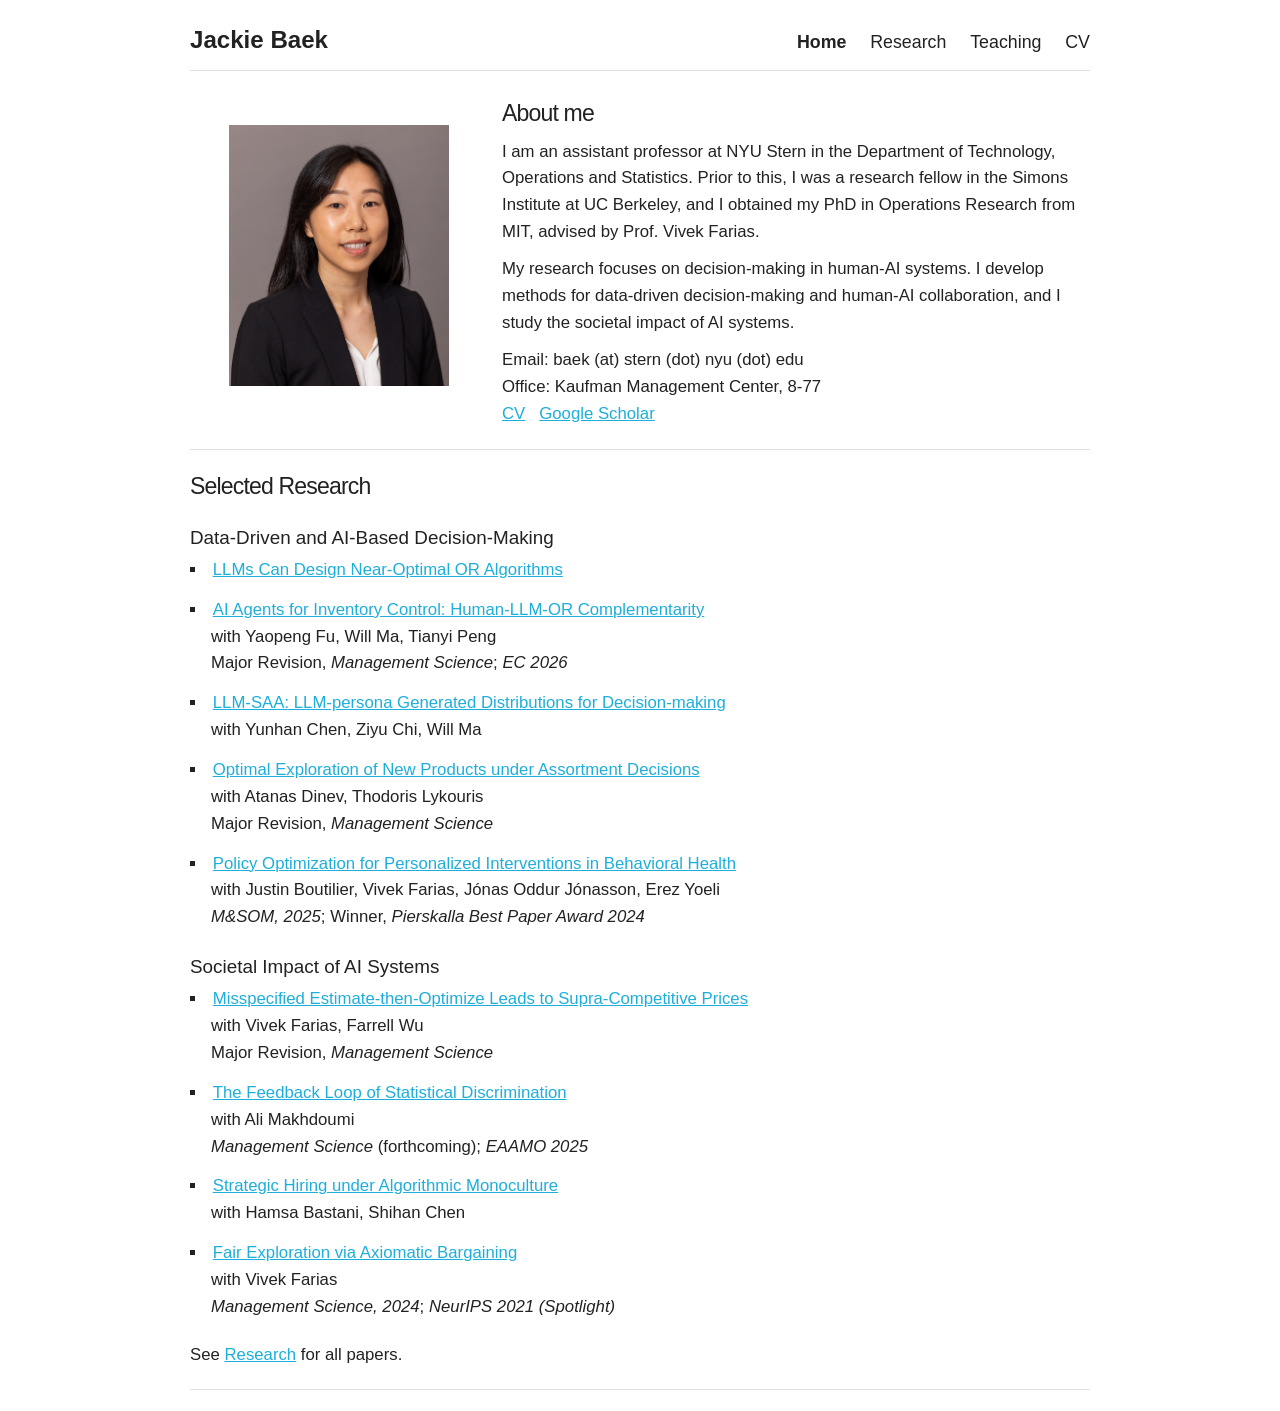
<file: index.html>
<!DOCTYPE html>
<html lang="en">
<head>

<!-- Google tag (gtag.js) -->
<script async src="https://www.googletagmanager.com/gtag/js?id=G-JCWWLEYW8F"></script>
<script>
  window.dataLayer = window.dataLayer || [];
  function gtag(){dataLayer.push(arguments);}
  gtag('js', new Date());

  gtag('config', 'G-JCWWLEYW8F');
</script>

  <!-- Basic Page Needs
  –––––––––––––––––––––––––––––––––––––––––––––––––– -->
  <meta charset="utf-8">
  <title>Jackie Baek</title>
  <meta name="description" content="">
  <meta name="author" content="">

  <!-- Mobile Specific Metas
  –––––––––––––––––––––––––––––––––––––––––––––––––– -->
  <meta name="viewport" content="width=device-width, initial-scale=1">

  <!-- FONT
  –––––––––––––––––––––––––––––––––––––––––––––––––– -->
  <link href='https://fonts.googleapis.com/css?family=Open+Sans' rel='stylesheet' type='text/css'>

  <!-- CSS
  –––––––––––––––––––––––––––––––––––––––––––––––––– -->
  <link rel="stylesheet" href="normalize.css">
  <link rel="stylesheet" href="skeleton.css">

  <style>
    .topnav { margin-top: 2rem; font-size: 1.7rem; display: flex; align-items: baseline; justify-content: space-between; }
    .topnav .brand { color: #222; text-decoration: none; font-size: 2.3rem; font-weight: 600; }
    .topnav .navlinks a { color: #222; text-decoration: none; margin-left: 1.8rem; }
    .topnav .navlinks a:hover { text-decoration: underline; }
    .topnav .navlinks a.active { font-weight: 600; }
    .topnav-rule { margin: 1rem 0 0 0; }
    .theme { font-size: 1.8rem; font-weight: 400; margin-bottom: 0.4rem; }
    .theme-desc { color: #777; font-size: 1.5rem; margin: 0 0 0.8rem 0; }
    .eight.columns p { margin-bottom: 1rem; }
  </style>

</head>
<body>

  <!-- Primary Page Layout
  –––––––––––––––––––––––––––––––––––––––––––––––––– -->
  <div class="container">

    <div class="topnav">
        <a href="index.html" class="brand">Jackie Baek</a>
        <div class="navlinks">
            <a href="index.html" class="active">Home</a>
            <a href="publications.html">Research</a>
            <a href="teaching.html">Teaching</a>
            <a href="CV/baek_cv.pdf">CV</a>
        </div>
    </div>

    <hr class="topnav-rule">

    <div class="row" style="margin-top: 3%">
        <div class="four columns" style="margin-top: 3%">
            <img src="profile.jpg" width="80%" style="margin-left: 14%;">
        </div>
        <div class="eight columns">
            <h4 style="font-size: 2.2rem; font-weight: 400; margin-bottom: 0.9rem;">About me</h4>
                <p>
    I am an assistant professor at NYU Stern in the
    <a class="hidelink" href="https://www.stern.nyu.edu/experience-stern/about/departments-centers-initiatives/academic-departments/ioms-dept">Department of Technology, Operations and Statistics</a>.
    Prior to this, I was a research fellow in the <a class='hidelink' href="https://simons.berkeley.edu/">Simons Institute at UC Berkeley</a>, and
    I obtained my PhD in <a class="hidelink" href="https://orc.mit.edu/">Operations Research from MIT</a>, advised by <a class="hidelink" href="http://web.mit.edu/vivekf/www/">Prof. Vivek Farias</a>.
  </p>
  <p>
My research focuses on decision-making in human-AI systems.
I develop methods for data-driven decision-making and human-AI collaboration, and I study the societal impact of AI systems.
                </p>
<b style="font-weight: 400">Email</b>: baek (at) stern (dot) nyu (dot) edu <br>
<b style="font-weight: 400">Office</b>: Kaufman Management Center, 8-77 <br>
<a href="CV/baek_cv.pdf">CV</a>
&nbsp;
<a href="https://scholar.google.com/citations?user=Zjz3ZpMAAAAJ&hl">Google Scholar</a>

        </div>
    </div>
          <hr>
          <h4 style="font-size: 2.2rem; font-weight: 400;"> Selected Research </h4>
          <h6 class="theme"> Data-Driven and AI-Based Decision-Making </h6>
    <ul>
            <li>
                <a href="https://arxiv.org/abs/2608.27296">LLMs Can Design Near-Optimal OR Algorithms</a>
            </li>
            <li>
                <a href="https://arxiv.org/abs/2602.12631">AI Agents for Inventory Control: Human-LLM-OR Complementarity</a>
                <dd>with Yaopeng Fu, Will Ma, Tianyi Peng</dd>
                <dd>Major Revision, <em>Management Science</em>; <em>EC 2026</em></dd>
            </li>
            <li>
                <a href="https://arxiv.org/abs/2602.06357">LLM-SAA: LLM-persona Generated Distributions for Decision-making</a>
                <dd>with Yunhan Chen, Ziyu Chi, Will Ma</dd>
            </li>
            <li>
                <a href="https://arxiv.org/abs/2604.18800">Optimal Exploration of New Products under Assortment Decisions</a>
                <dd>with Atanas Dinev, Thodoris Lykouris</dd>
                <dd>Major Revision, <em>Management Science</em></dd>
            </li>
            <li>
                <a href="https://pubsonline.informs.org/doi/full/10.1287/msom.2023.0548">Policy Optimization for Personalized Interventions in Behavioral Health</a>
                <dd>with Justin Boutilier, Vivek Farias, Jónas Oddur Jónasson, Erez Yoeli</dd>
                <dd><em>M&amp;SOM, 2025</em>; Winner, <em>Pierskalla Best Paper Award 2024</em></dd>
            </li>
    </ul>


          <h6 class="theme"> Societal Impact of AI Systems </h6>
    <ul>
            <li>
                <a href="https://arxiv.org/abs/2605.16064">Misspecified Estimate-then-Optimize Leads to Supra-Competitive Prices</a>
                <dd>with Vivek Farias, Farrell Wu</dd>
                <dd>Major Revision, <em>Management Science</em></dd>
            </li>

            <li>
                <a href="https://papers.ssrn.com/sol3/papers.cfm?abstract_id=4658797">The Feedback Loop of Statistical Discrimination</a>
                <dd>with Ali Makhdoumi</dd>
                <dd><em>Management Science</em> (forthcoming); <em>EAAMO 2025</em></dd>
            </li>
            <li>
                <a href="https://arxiv.org/abs/2502.20063">Strategic Hiring under Algorithmic Monoculture </a>
                <dd>with Hamsa Bastani, Shihan Chen</dd>
            </li>
            <li>
                <a href="https://pubsonline.informs.org/doi/abs/10.1287/mnsc.2022.01985">Fair Exploration via Axiomatic Bargaining</a>
                <dd>with Vivek Farias</dd>
                <dd><em>Management Science, 2024</em>; <em>NeurIPS 2021 (Spotlight)</em></dd>
            </li>


    </ul>

          <p style="margin-top: 1.5rem;">See <a href="publications.html">Research</a> for all papers.</p>

    <hr>

  </div>

<!-- End Document
  –––––––––––––––––––––––––––––––––––––––––––––––––– -->
</body>
</html>
</file>
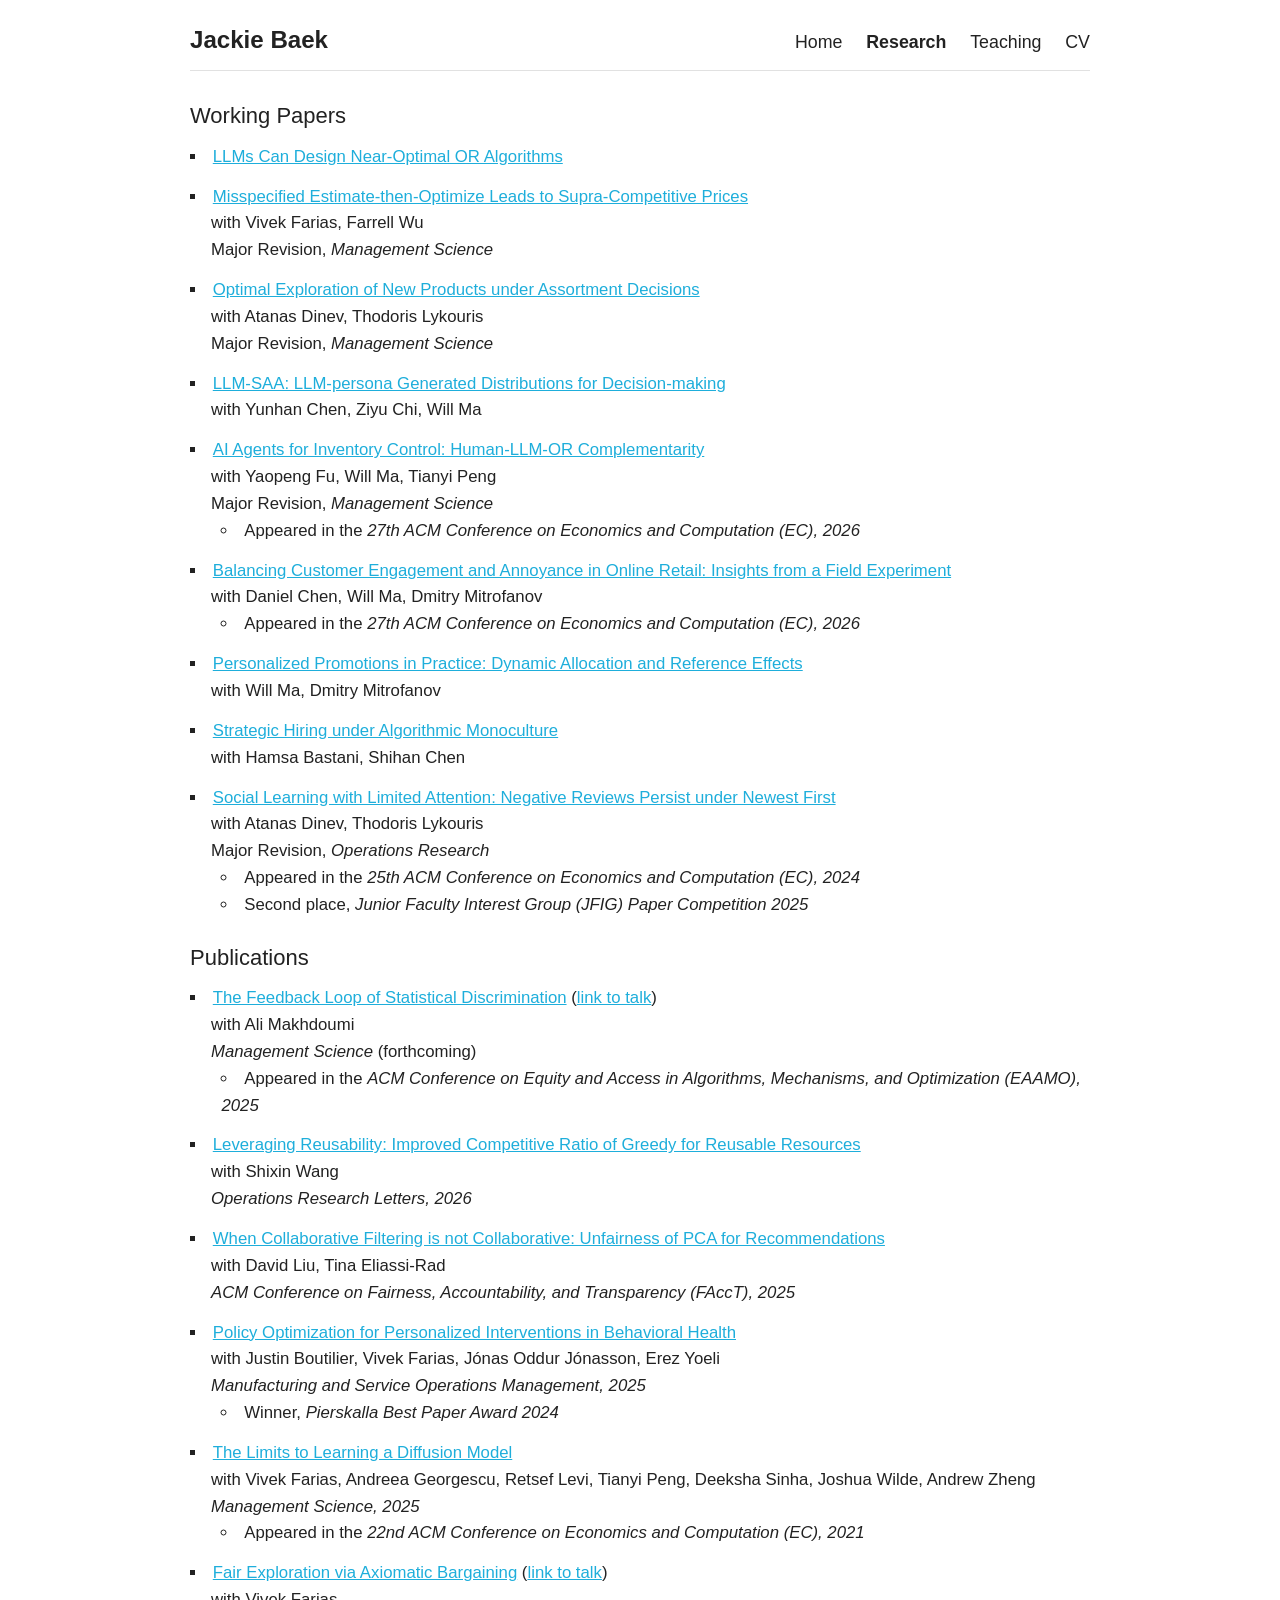
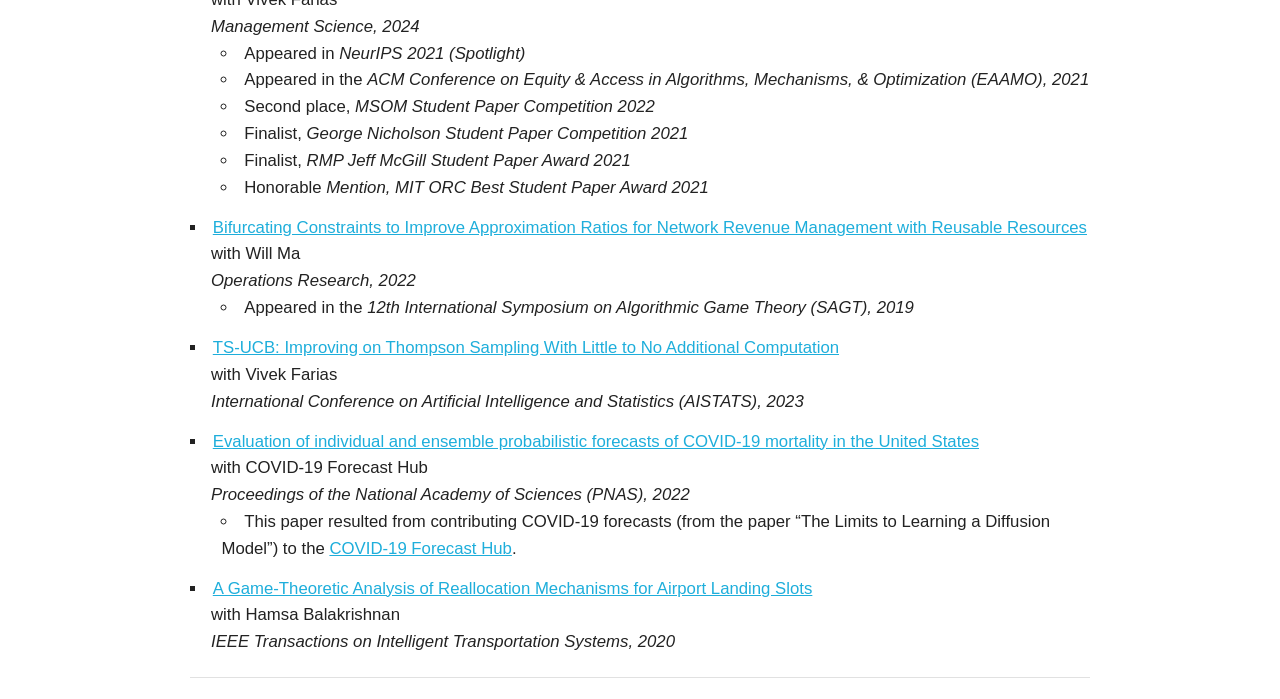
<file: publications.html>
<!DOCTYPE html>
<html lang="en">
<head>

<!-- Google tag (gtag.js) -->
<script async src="https://www.googletagmanager.com/gtag/js?id=G-JCWWLEYW8F"></script>
<script>
  window.dataLayer = window.dataLayer || [];
  function gtag(){dataLayer.push(arguments);}
  gtag('js', new Date());

  gtag('config', 'G-JCWWLEYW8F');
</script>

  <!-- Basic Page Needs
  –––––––––––––––––––––––––––––––––––––––––––––––––– -->
  <meta charset="utf-8">
  <title>Jackie Baek — Research</title>
  <meta name="description" content="">
  <meta name="author" content="">

  <!-- Mobile Specific Metas
  –––––––––––––––––––––––––––––––––––––––––––––––––– -->
  <meta name="viewport" content="width=device-width, initial-scale=1">

  <!-- FONT
  –––––––––––––––––––––––––––––––––––––––––––––––––– -->
  <link href='https://fonts.googleapis.com/css?family=Open+Sans' rel='stylesheet' type='text/css'>

  <!-- CSS
  –––––––––––––––––––––––––––––––––––––––––––––––––– -->
  <link rel="stylesheet" href="normalize.css">
  <link rel="stylesheet" href="skeleton.css">

  <style>
    .topnav { margin-top: 2rem; font-size: 1.7rem; display: flex; align-items: baseline; justify-content: space-between; }
    .topnav .brand { color: #222; text-decoration: none; font-size: 2.3rem; font-weight: 600; }
    .topnav .navlinks a { color: #222; text-decoration: none; margin-left: 1.8rem; }
    .topnav .navlinks a:hover { text-decoration: underline; }
    .topnav .navlinks a.active { font-weight: 600; }
    .topnav-rule { margin: 1rem 0 0 0; }
  </style>

</head>
<body>

  <!-- Primary Page Layout
  –––––––––––––––––––––––––––––––––––––––––––––––––– -->
  <div class="container">

    <div class="topnav">
        <a href="index.html" class="brand">Jackie Baek</a>
        <div class="navlinks">
            <a href="index.html">Home</a>
            <a href="publications.html" class="active">Research</a>
            <a href="teaching.html">Teaching</a>
            <a href="CV/baek_cv.pdf">CV</a>
        </div>
    </div>

    <hr class="topnav-rule">

          <h6  style="font-size: 22px; font-weight: 400; margin-top: 3%"> Working Papers </h6>
    <ul>

            <li>
                <a href="https://arxiv.org/abs/2608.27296">LLMs Can Design Near-Optimal OR Algorithms</a>
            </li>

            <li>
                <a href="https://arxiv.org/abs/2605.16064">Misspecified Estimate-then-Optimize Leads to
Supra-Competitive Prices</a>
                <dd>with Vivek Farias, Farrell Wu</dd>
                <dd>Major Revision, <em>Management Science</em></dd>
            </li>


            <li>
                <a href="https://arxiv.org/abs/2604.18800">Optimal Exploration of New Products under Assortment Decisions</a>
                <dd>with Atanas Dinev, Thodoris Lykouris</dd>
                <dd>Major Revision, <em>Management Science</em></dd>
            </li>



            <li>
                <a href="https://arxiv.org/abs/2602.06357">LLM-SAA: LLM-persona Generated Distributions for Decision-making</a>
                <dd>with Yunhan Chen, Ziyu Chi, Will Ma</dd>
            </li>

            <li>
                <a href="https://arxiv.org/abs/2602.12631">AI Agents for Inventory Control: Human-LLM-OR Complementarity</a>
                <dd>with Yaopeng Fu, Will Ma, Tianyi Peng</dd>
                <dd>Major Revision, <em>Management Science</em></dd>
                <ul>
                    <li class='sub'> Appeared in the <em>27th ACM Conference on Economics and Computation (EC), 2026</em></li>
                </ul>
            </li>

            <li>
                <a href="https://papers.ssrn.com/sol3/papers.cfm?abstract_id=6165626">Balancing Customer Engagement and Annoyance in Online Retail: Insights from a Field Experiment</a>
                <dd>with Daniel Chen, Will Ma, Dmitry Mitrofanov</dd>
                <ul>
                    <li class='sub'> Appeared in the <em>27th ACM Conference on Economics and Computation (EC), 2026</em></li>
                </ul>
            </li>

            <li>
                <a href="https://arxiv.org/abs/2512.23781">Personalized Promotions in Practice: Dynamic Allocation and Reference Effects</a>
                <dd>with Will Ma, Dmitry Mitrofanov</dd>
            </li>


            <li>
                <a href="https://arxiv.org/abs/2502.20063">Strategic Hiring under Algorithmic Monoculture </a>
                <dd>with Hamsa Bastani, Shihan Chen</dd>
            </li>

            <li>
                <a href="https://arxiv.org/abs/2406.06929">Social Learning with Limited Attention: Negative Reviews Persist under Newest First</a>
                <dd>with Atanas Dinev, Thodoris Lykouris</dd>
                <dd>Major Revision, <em>Operations Research</em></dd>
                <ul>
                    <!-- <li class='sub'> Accepted to <em>EC 2024</em></li> -->
                    <li class='sub'> Appeared in the <em>25th ACM Conference on Economics and Computation (EC), 2024</em></li>
                    <li class='sub'> Second place, <em>Junior Faculty Interest Group (JFIG) Paper Competition 2025</em></li>
                </ul>
            </li>


    </ul>

          <h6  style="font-size: 22px; font-weight: 400"> Publications </h6>
    <ul>

            <li>
                <a href="https://papers.ssrn.com/sol3/papers.cfm?abstract_id=4658797">The Feedback Loop of Statistical Discrimination</a>
                (<a href="https://www.birs.ca/events/2025/5-day-workshops/25w5464/videos/watch/202503061032-Baek.html">link to talk</a>)
                <dd>with Ali Makhdoumi</dd>
                <dd><em>Management Science</em> (forthcoming)</dd>
                <ul>
                    <li class='sub'>Appeared in the <em>ACM Conference on Equity and Access in Algorithms, Mechanisms, and Optimization (EAAMO), 2025</em></li>
                </ul>
            </li>

            <li>
                <a href="https://www.sciencedirect.com/science/article/pii/S0167637726000775">Leveraging Reusability: Improved Competitive Ratio of Greedy for Reusable Resources</a>
                <dd>with Shixin Wang</dd>
                <dd><em>Operations Research Letters, 2026</em></dd>
            </li>


            <li>
                <a href="https://dl.acm.org/doi/10.1145/3715275.3732190">When Collaborative Filtering is not Collaborative: Unfairness of PCA for Recommendations</a>
                <dd>with David Liu, Tina Eliassi-Rad</dd>
                <dd><em>ACM Conference on Fairness, Accountability, and Transparency (FAccT), 2025</em></dd>
            </li>



            <li>
                <a href="https://pubsonline.informs.org/doi/full/10.1287/msom.2023.0548">Policy Optimization for Personalized Interventions in Behavioral Health</a>
                <dd>with Justin Boutilier, Vivek Farias, Jónas Oddur Jónasson, Erez Yoeli</dd>
                <dd><em> Manufacturing and Service Operations Management, 2025</em></dd>
                <ul>
                    <li class='sub'> Winner, <em>Pierskalla Best Paper Award 2024</em></li>
                </ul>
            </li>

            <li>
                <a href="https://pubsonline.informs.org/doi/full/10.1287/mnsc.2022.02953">The Limits to Learning a Diffusion Model</a>
                <dd>with Vivek Farias, Andreea Georgescu, Retsef Levi, Tianyi Peng, Deeksha Sinha, Joshua Wilde, Andrew Zheng</dd>
                <dd><em>Management Science, 2025</em></dd>
                <ul>
                    <li class='sub'> Appeared in the <em>22nd ACM Conference on Economics and Computation (EC), 2021</em></li>
                </ul>

            </li>
            <li>
                <a href="https://pubsonline.informs.org/doi/abs/10.1287/mnsc.2022.01985">Fair Exploration via Axiomatic Bargaining</a> (<a href="https://www.youtube.com/watch?v=iFa1ZMppth8">link to talk</a>)
                <dd>with Vivek Farias</dd>
                <dd><em>Management Science, 2024</em></dd>

      <ul>
        <li class='sub'> Appeared in <em>NeurIPS 2021 (Spotlight)</em> </li>
        <li class='sub'> Appeared in the <em>ACM Conference on Equity & Access in Algorithms, Mechanisms, & Optimization (EAAMO), 2021</em></li>
        <li class='sub'> Second place, <em>MSOM Student Paper Competition 2022</em> </li>
        <li class='sub'> Finalist, <em>George Nicholson Student Paper Competition 2021</em> </li>
        <li class='sub'> Finalist, <em>RMP Jeff McGill Student Paper Award 2021</em> </li>
        <li class='sub'> Honorable <em>Mention, MIT ORC Best Student Paper Award 2021</em> </li>
      </ul>
            </li>


            <li>
                <a href="https://pubsonline.informs.org/doi/abs/10.1287/opre.2022.2282">Bifurcating Constraints to Improve Approximation Ratios for Network Revenue Management with Reusable Resources </a>
                <dd>with Will Ma</dd>
                <dd><em>Operations Research, 2022</em></dd>
                <ul>
                    <li class='sub'>Appeared in the <em>12th International Symposium on Algorithmic Game Theory (SAGT), 2019</em></li>
                </ul>

            </li>

            <li>
                <a href="https://proceedings.mlr.press/v206/baek23a.html">TS-UCB: Improving on Thompson Sampling With Little to No Additional Computation</a>
                <dd>with Vivek Farias</dd>
                <dd><em>International Conference on Artificial Intelligence and Statistics (AISTATS), 2023</em></dd>
            </li>



            <li>
              <a href="https://www.pnas.org/doi/10.1073/pnas.2113561119">Evaluation of individual and ensemble probabilistic forecasts of COVID-19 mortality in the United States</a>
              <dd>with COVID-19 Forecast Hub</dd>
                <dd><em> Proceedings of the National Academy of Sciences (PNAS), 2022</em></dd>
      <ul>
  <li class='sub'>This paper resulted from contributing COVID-19 forecasts (from the paper “The Limits to Learning a Diffusion Model”) to the <a href="https://covid19forecasthub.org/">COVID-19 Forecast Hub</a>.</li>
      </ul>
            </li>

            <li>
                <a href="https://ieeexplore.ieee.org/abstract/document/8835079">A Game-Theoretic Analysis of Reallocation Mechanisms for Airport Landing Slots</a>
                <dd>with Hamsa Balakrishnan</dd>
                <dd><em>IEEE Transactions on Intelligent Transportation Systems, 2020</em></dd>
            </li>
    </ul>

    <hr>


  </div>

<!-- End Document
  –––––––––––––––––––––––––––––––––––––––––––––––––– -->
</body>
</html>
</file>
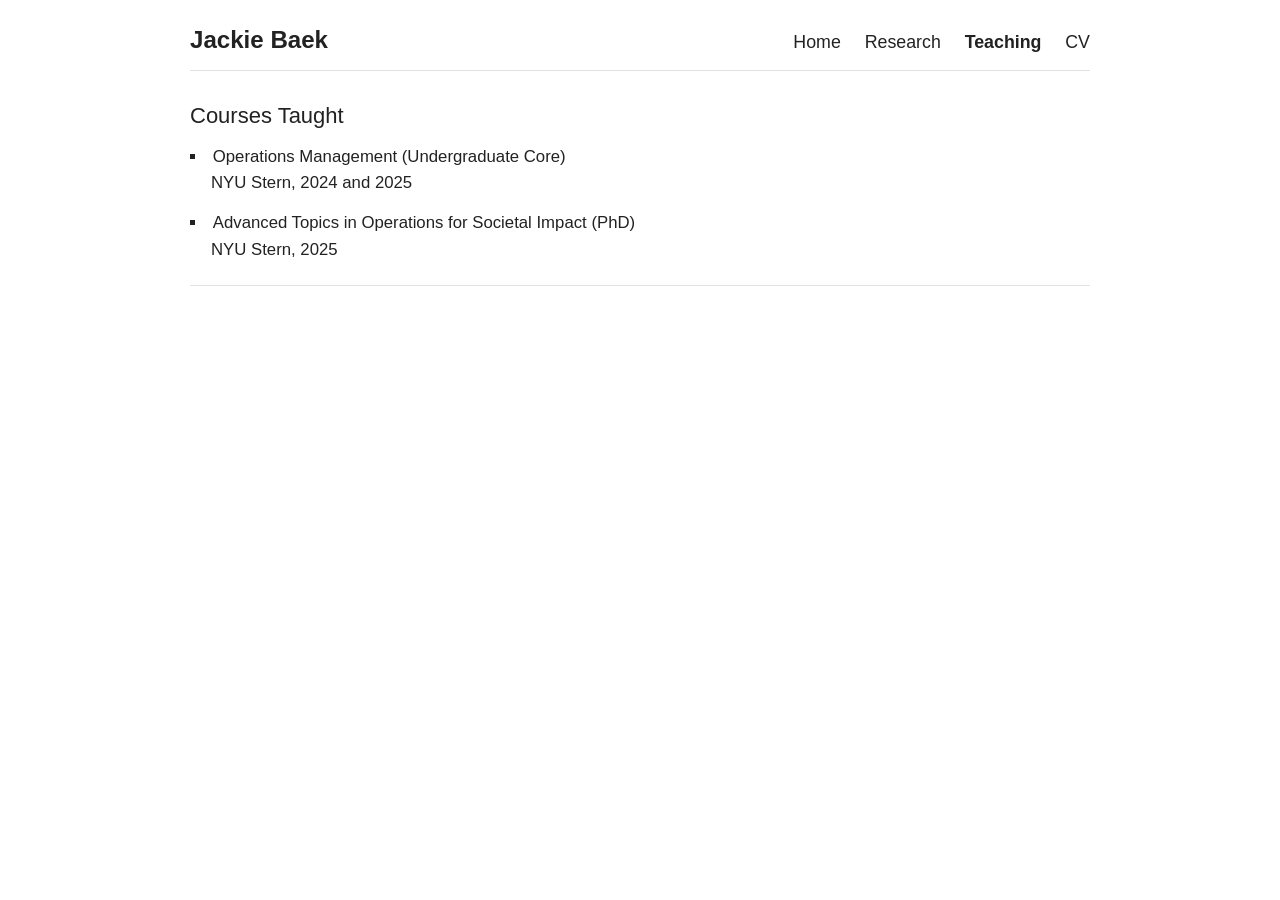
<file: teaching.html>
<!DOCTYPE html>
<html lang="en">
<head>

<!-- Google tag (gtag.js) -->
<script async src="https://www.googletagmanager.com/gtag/js?id=G-JCWWLEYW8F"></script>
<script>
  window.dataLayer = window.dataLayer || [];
  function gtag(){dataLayer.push(arguments);}
  gtag('js', new Date());

  gtag('config', 'G-JCWWLEYW8F');
</script>

  <!-- Basic Page Needs
  –––––––––––––––––––––––––––––––––––––––––––––––––– -->
  <meta charset="utf-8">
  <title>Jackie Baek — Teaching</title>
  <meta name="description" content="">
  <meta name="author" content="">

  <!-- Mobile Specific Metas
  –––––––––––––––––––––––––––––––––––––––––––––––––– -->
  <meta name="viewport" content="width=device-width, initial-scale=1">

  <!-- FONT
  –––––––––––––––––––––––––––––––––––––––––––––––––– -->
  <link href='https://fonts.googleapis.com/css?family=Open+Sans' rel='stylesheet' type='text/css'>

  <!-- CSS
  –––––––––––––––––––––––––––––––––––––––––––––––––– -->
  <link rel="stylesheet" href="normalize.css">
  <link rel="stylesheet" href="skeleton.css">

  <style>
    .topnav { margin-top: 2rem; font-size: 1.7rem; display: flex; align-items: baseline; justify-content: space-between; }
    .topnav .brand { color: #222; text-decoration: none; font-size: 2.3rem; font-weight: 600; }
    .topnav .navlinks a { color: #222; text-decoration: none; margin-left: 1.8rem; }
    .topnav .navlinks a:hover { text-decoration: underline; }
    .topnav .navlinks a.active { font-weight: 600; }
    .topnav-rule { margin: 1rem 0 0 0; }
  </style>

</head>
<body>

  <!-- Primary Page Layout
  –––––––––––––––––––––––––––––––––––––––––––––––––– -->
  <div class="container">

    <div class="topnav">
        <a href="index.html" class="brand">Jackie Baek</a>
        <div class="navlinks">
            <a href="index.html">Home</a>
            <a href="publications.html">Research</a>
            <a href="teaching.html" class="active">Teaching</a>
            <a href="CV/baek_cv.pdf">CV</a>
        </div>
    </div>

    <hr class="topnav-rule">

          <h6  style="font-size: 22px; font-weight: 400; margin-top: 3%"> Courses Taught </h6>

    <ul >
            <li>
                <b style="font-weight: 400">Operations Management</b> (Undergraduate Core)
                <dd>NYU Stern, 2024 and 2025</dd>
            </li>
            <li>
                <b style="font-weight: 400">Advanced Topics in Operations for Societal Impact</b> (PhD)
                <dd>NYU Stern, 2025</dd>
            </li>
    </ul>

    <hr>


  </div>

<!-- End Document
  –––––––––––––––––––––––––––––––––––––––––––––––––– -->
</body>
</html>
</file>
<file: skeleton.css>
/*
* Skeleton V2.0.4
* Copyright 2014, Dave Gamache
* www.getskeleton.com
* Free to use under the MIT license.
* http://www.opensource.org/licenses/mit-license.php
* 12/29/2014
*/


/* Table of contents
â€“â€“â€“â€“â€“â€“â€“â€“â€“â€“â€“â€“â€“â€“â€“â€“â€“â€“â€“â€“â€“â€“â€“â€“â€“â€“â€“â€“â€“â€“â€“â€“â€“â€“â€“â€“â€“â€“â€“â€“â€“â€“â€“â€“â€“â€“â€“â€“â€“â€“
- Grid
- Base Styles
- Typography
- Links
- Buttons
- Forms
- Lists
- Code
- Tables
- Spacing
- Utilities
- Clearing
- Media Queries
*/


/* Grid
â€“â€“â€“â€“â€“â€“â€“â€“â€“â€“â€“â€“â€“â€“â€“â€“â€“â€“â€“â€“â€“â€“â€“â€“â€“â€“â€“â€“â€“â€“â€“â€“â€“â€“â€“â€“â€“â€“â€“â€“â€“â€“â€“â€“â€“â€“â€“â€“â€“â€“ */
.container {
  position: relative;
  width: 100%;
  max-width: 900px;
  margin: 0 auto;
  padding: 0 20px;
  box-sizing: border-box; }
.column,
.columns {
  width: 100%;
  float: left;
  box-sizing: border-box; }

/* For devices larger than 400px */
@media (min-width: 400px) {
  .container {
    width: 85%;
    padding: 0; }
}

/* For devices larger than 550px */
@media (min-width: 550px) {
  .container {
    width: 80%; }
  .column,
  .columns {
    margin-left: 4%; }
  .column:first-child,
  .columns:first-child {
    margin-left: 0; }

  .one.column,
  .one.columns                    { width: 4.66666666667%; }
  .two.columns                    { width: 13.3333333333%; }
  .three.columns                  { width: 22%;            }
  .four.columns                   { width: 30.6666666667%; }
  .five.columns                   { width: 39.3333333333%; }
  .six.columns                    { width: 48%;            }
  .seven.columns                  { width: 56.6666666667%; }
  .eight.columns                  { width: 65.3333333333%; }
  .nine.columns                   { width: 74.0%;          }
  .ten.columns                    { width: 82.6666666667%; }
  .eleven.columns                 { width: 91.3333333333%; }
  .twelve.columns                 { width: 100%; margin-left: 0; }

  .one-third.column               { width: 30.6666666667%; }
  .two-thirds.column              { width: 65.3333333333%; }

  .one-half.column                { width: 48%; }

  /* Offsets */
  .offset-by-one.column,
  .offset-by-one.columns          { margin-left: 8.66666666667%; }
  .offset-by-two.column,
  .offset-by-two.columns          { margin-left: 17.3333333333%; }
  .offset-by-three.column,
  .offset-by-three.columns        { margin-left: 26%;            }
  .offset-by-four.column,
  .offset-by-four.columns         { margin-left: 34.6666666667%; }
  .offset-by-five.column,
  .offset-by-five.columns         { margin-left: 43.3333333333%; }
  .offset-by-six.column,
  .offset-by-six.columns          { margin-left: 52%;            }
  .offset-by-seven.column,
  .offset-by-seven.columns        { margin-left: 60.6666666667%; }
  .offset-by-eight.column,
  .offset-by-eight.columns        { margin-left: 69.3333333333%; }
  .offset-by-nine.column,
  .offset-by-nine.columns         { margin-left: 78.0%;          }
  .offset-by-ten.column,
  .offset-by-ten.columns          { margin-left: 86.6666666667%; }
  .offset-by-eleven.column,
  .offset-by-eleven.columns       { margin-left: 95.3333333333%; }

  .offset-by-one-third.column,
  .offset-by-one-third.columns    { margin-left: 34.6666666667%; }
  .offset-by-two-thirds.column,
  .offset-by-two-thirds.columns   { margin-left: 69.3333333333%; }

  .offset-by-one-half.column,
  .offset-by-one-half.columns     { margin-left: 52%; }

}


/* Base Styles
â€“â€“â€“â€“â€“â€“â€“â€“â€“â€“â€“â€“â€“â€“â€“â€“â€“â€“â€“â€“â€“â€“â€“â€“â€“â€“â€“â€“â€“â€“â€“â€“â€“â€“â€“â€“â€“â€“â€“â€“â€“â€“â€“â€“â€“â€“â€“â€“â€“â€“ */
/* NOTE
html is set to 62.5% so that all the REM measurements throughout Skeleton
are based on 10px sizing. So basically 1.5rem = 15px :) */
html {
  font-size: 65.5%; }
body {
  font-size: 1.6em; /* currently ems cause chrome bug misinterpreting rems on body element */
  line-height: 1.6;
  font-weight: 200;
  font-family: "Raleway", "HelveticaNeue", "Helvetica Neue", "Open+Sans" Helvetica, Arial, sans-serif;
  color: #222; }


/* Typography
â€“â€“â€“â€“â€“â€“â€“â€“â€“â€“â€“â€“â€“â€“â€“â€“â€“â€“â€“â€“â€“â€“â€“â€“â€“â€“â€“â€“â€“â€“â€“â€“â€“â€“â€“â€“â€“â€“â€“â€“â€“â€“â€“â€“â€“â€“â€“â€“â€“â€“ */
h1, h2, h3, h4, h5, h6 {
  margin-top: 0;
  margin-bottom: 2rem;
  font-weight: 200; }
h1 { font-size: 4.0rem; line-height: 1.2;  letter-spacing: -.1rem;}
h2 { font-size: 3.6rem; line-height: 1.25; letter-spacing: -.1rem; }
h3 { font-size: 3.0rem; line-height: 1.3;  letter-spacing: -.1rem; }
h4 { font-size: 2.4rem; line-height: 1.35; letter-spacing: -.08rem; }
h5 { font-size: 1.8rem; line-height: 1.2;  letter-spacing: -.05rem; }
h6 { font-size: 1.5rem; line-height: 1.6;  letter-spacing: 0; }

/* Larger than phablet */
@media (min-width: 550px) {
  h1 { font-size: 5.0rem; }
  h2 { font-size: 4.2rem; }
  h3 { font-size: 3.6rem; }
  h4 { font-size: 3.0rem; }
  h5 { font-size: 2.4rem; }
  h6 { font-size: 2.2rem; margin-top: 2.0rem; margin-bottom: 1.0rem;}
}

p {
  margin-top: 0; }


/* Links
â€“â€“â€“â€“â€“â€“â€“â€“â€“â€“â€“â€“â€“â€“â€“â€“â€“â€“â€“â€“â€“â€“â€“â€“â€“â€“â€“â€“â€“â€“â€“â€“â€“â€“â€“â€“â€“â€“â€“â€“â€“â€“â€“â€“â€“â€“â€“â€“â€“â€“ */
a {
  color: #1EAEDB; }
a:hover {
  color: #0FA0CE; }


/* Buttons
â€“â€“â€“â€“â€“â€“â€“â€“â€“â€“â€“â€“â€“â€“â€“â€“â€“â€“â€“â€“â€“â€“â€“â€“â€“â€“â€“â€“â€“â€“â€“â€“â€“â€“â€“â€“â€“â€“â€“â€“â€“â€“â€“â€“â€“â€“â€“â€“â€“â€“ */
.button,
button,
input[type="submit"],
input[type="reset"],
input[type="button"] {
  display: inline-block;
  height: 38px;
  padding: 0 30px;
  color: #555;
  text-align: center;
  font-size: 11px;
  font-weight: 600;
  line-height: 38px;
  letter-spacing: .1rem;
  text-transform: uppercase;
  text-decoration: none;
  white-space: nowrap;
  background-color: transparent;
  border-radius: 4px;
  border: 1px solid #bbb;
  cursor: pointer;
  box-sizing: border-box; }
.button:hover,
button:hover,
input[type="submit"]:hover,
input[type="reset"]:hover,
input[type="button"]:hover,
.button:focus,
button:focus,
input[type="submit"]:focus,
input[type="reset"]:focus,
input[type="button"]:focus {
  color: #333;
  border-color: #888;
  outline: 0; }
.button.button-primary,
button.button-primary,
input[type="submit"].button-primary,
input[type="reset"].button-primary,
input[type="button"].button-primary {
  color: #FFF;
  background-color: #33C3F0;
  border-color: #33C3F0; }
.button.button-primary:hover,
button.button-primary:hover,
input[type="submit"].button-primary:hover,
input[type="reset"].button-primary:hover,
input[type="button"].button-primary:hover,
.button.button-primary:focus,
button.button-primary:focus,
input[type="submit"].button-primary:focus,
input[type="reset"].button-primary:focus,
input[type="button"].button-primary:focus {
  color: #FFF;
  background-color: #1EAEDB;
  border-color: #1EAEDB; }


/* Forms
â€“â€“â€“â€“â€“â€“â€“â€“â€“â€“â€“â€“â€“â€“â€“â€“â€“â€“â€“â€“â€“â€“â€“â€“â€“â€“â€“â€“â€“â€“â€“â€“â€“â€“â€“â€“â€“â€“â€“â€“â€“â€“â€“â€“â€“â€“â€“â€“â€“â€“ */
input[type="email"],
input[type="number"],
input[type="search"],
input[type="text"],
input[type="tel"],
input[type="url"],
input[type="password"],
textarea,
select {
  height: 38px;
  padding: 6px 10px; /* The 6px vertically centers text on FF, ignored by Webkit */
  background-color: #fff;
  border: 1px solid #D1D1D1;
  border-radius: 4px;
  box-shadow: none;
  box-sizing: border-box; }
/* Removes awkward default styles on some inputs for iOS */
input[type="email"],
input[type="number"],
input[type="search"],
input[type="text"],
input[type="tel"],
input[type="url"],
input[type="password"],
textarea {
  -webkit-appearance: none;
     -moz-appearance: none;
          appearance: none; }
textarea {
  min-height: 65px;
  padding-top: 6px;
  padding-bottom: 6px; }
input[type="email"]:focus,
input[type="number"]:focus,
input[type="search"]:focus,
input[type="text"]:focus,
input[type="tel"]:focus,
input[type="url"]:focus,
input[type="password"]:focus,
textarea:focus,
select:focus {
  border: 1px solid #33C3F0;
  outline: 0; }
label,
legend {
  display: block;
  margin-bottom: .5rem;
  font-weight: 600; }
fieldset {
  padding: 0;
  border-width: 0; }
input[type="checkbox"],
input[type="radio"] {
  display: inline; }
label > .label-body {
  display: inline-block;
  margin-left: .5rem;
  font-weight: normal; }


/* Lists
â€“â€“â€“â€“â€“â€“â€“â€“â€“â€“â€“â€“â€“â€“â€“â€“â€“â€“â€“â€“â€“â€“â€“â€“â€“â€“â€“â€“â€“â€“â€“â€“â€“â€“â€“â€“â€“â€“â€“â€“â€“â€“â€“â€“â€“â€“â€“â€“â€“â€“ */
ul {
  list-style: square inside; margin-bottom: 1.5rem;}
ol {
  list-style: decimal inside; }
ol, ul {
  padding-left: 0;
  margin-top: 0; }
ul ul,
ul ol,
ol ol,
ol ul {
  list-style: circle inside;
  margin: 0.0rem 0 0.0rem 3rem;
  font-size: 100%; }

li {
  margin-bottom: 1.25rem;
}

li.sub {
    margin-bottom:0;
}

/* Paper
â€“â€“â€“â€“â€“â€“â€“â€“â€“â€“â€“â€“â€“â€“â€“â€“â€“â€“â€“â€“â€“â€“â€“â€“â€“â€“â€“â€“â€“â€“â€“â€“â€“â€“â€“â€“â€“â€“â€“â€“â€“â€“â€“â€“â€“â€“â€“â€“â€“â€“ */
paper {
  display: block;
  margin: 0 1.2rem;
  font-size: 90%;
  white-space: nowrap;
  background: #F1F1F1;
  border: 1px solid #E1E1E1;
  border-radius: 4px;
  padding: 1rem 1.5rem;
  white-space: pre; }

pre > paper {
}

/* Code
â€“â€“â€“â€“â€“â€“â€“â€“â€“â€“â€“â€“â€“â€“â€“â€“â€“â€“â€“â€“â€“â€“â€“â€“â€“â€“â€“â€“â€“â€“â€“â€“â€“â€“â€“â€“â€“â€“â€“â€“â€“â€“â€“â€“â€“â€“â€“â€“â€“â€“ */
code {
  padding: .2rem .5rem;
  margin: 0 .2rem;
  font-size: 90%;
  white-space: nowrap;
  background: #F1F1F1;
  border: 1px solid #E1E1E1;
  border-radius: 4px; }
pre > code {
  display: block;
  padding: 1rem 1.5rem;
  white-space: pre; }


/* Tables
â€“â€“â€“â€“â€“â€“â€“â€“â€“â€“â€“â€“â€“â€“â€“â€“â€“â€“â€“â€“â€“â€“â€“â€“â€“â€“â€“â€“â€“â€“â€“â€“â€“â€“â€“â€“â€“â€“â€“â€“â€“â€“â€“â€“â€“â€“â€“â€“â€“â€“ */
th,
td {
  padding: 12px 15px;
  text-align: left;
  border-bottom: 1px solid #E1E1E1; }
th:first-child,
td:first-child {
  padding-left: 0; }
th:last-child,
td:last-child {
  padding-right: 0; }


/* Spacing
â€“â€“â€“â€“â€“â€“â€“â€“â€“â€“â€“â€“â€“â€“â€“â€“â€“â€“â€“â€“â€“â€“â€“â€“â€“â€“â€“â€“â€“â€“â€“â€“â€“â€“â€“â€“â€“â€“â€“â€“â€“â€“â€“â€“â€“â€“â€“â€“â€“â€“ */
button,
.button {
  margin-bottom: 1rem; }
input,
textarea,
select,
fieldset {
  margin-bottom: 1.5rem; }
center {
    margin-top: -15px;
    margin-bottom: 10px;
}

pre,
blockquote,
dl,
figure,
table,
p,
ul,
ol,
form {
  margin-bottom: 2rem; }
dd {
    margin-left: 21px;
    margin-top: 0px;
}



/* Utilities
â€“â€“â€“â€“â€“â€“â€“â€“â€“â€“â€“â€“â€“â€“â€“â€“â€“â€“â€“â€“â€“â€“â€“â€“â€“â€“â€“â€“â€“â€“â€“â€“â€“â€“â€“â€“â€“â€“â€“â€“â€“â€“â€“â€“â€“â€“â€“â€“â€“â€“ */
.u-full-width {
  width: 100%;
  box-sizing: border-box; }
.u-max-full-width {
  max-width: 100%;
  box-sizing: border-box; }
.u-pull-right {
  float: right; }
.u-pull-left {
  float: left; }


/* Misc
â€“â€“â€“â€“â€“â€“â€“â€“â€“â€“â€“â€“â€“â€“â€“â€“â€“â€“â€“â€“â€“â€“â€“â€“â€“â€“â€“â€“â€“â€“â€“â€“â€“â€“â€“â€“â€“â€“â€“â€“â€“â€“â€“â€“â€“â€“â€“â€“â€“â€“ */
hr {
  margin-top: 2rem;
  margin-bottom: 2rem;
  border-width: 0;
  border-top: 1px solid #E1E1E1; }


/* Clearing
â€“â€“â€“â€“â€“â€“â€“â€“â€“â€“â€“â€“â€“â€“â€“â€“â€“â€“â€“â€“â€“â€“â€“â€“â€“â€“â€“â€“â€“â€“â€“â€“â€“â€“â€“â€“â€“â€“â€“â€“â€“â€“â€“â€“â€“â€“â€“â€“â€“â€“ */

/* Self Clearing Goodness */
.container:after,
.row:after,
.u-cf {
  content: "";
  display: table;
  clear: both; }


/* Media Queries
â€“â€“â€“â€“â€“â€“â€“â€“â€“â€“â€“â€“â€“â€“â€“â€“â€“â€“â€“â€“â€“â€“â€“â€“â€“â€“â€“â€“â€“â€“â€“â€“â€“â€“â€“â€“â€“â€“â€“â€“â€“â€“â€“â€“â€“â€“â€“â€“â€“â€“ */
/*
Note: The best way to structure the use of media queries is to create the queries
near the relevant code. For example, if you wanted to change the styles for buttons
on small devices, paste the mobile query code up in the buttons section and style it
there.
*/


/* Larger than mobile */
@media (min-width: 400px) {}

/* Larger than phablet (also point when grid becomes active) */
@media (min-width: 550px) {}

/* Larger than tablet */
@media (min-width: 750px) {}

/* Larger than desktop */
@media (min-width: 1000px) {}

/* Larger than Desktop HD */
@media (min-width: 1200px) {}


.hidelink { color: #222; text-decoration: none; }
img { max-width: 100%; }

/**
 * Syntax highlighting styles
 */
.highlight {
  background: #fff; }
  .highlight .c {
    color: #998;
    font-style: italic; }
  .highlight .err {
    color: #a61717;
    background-color: #e3d2d2; }
  .highlight .k {
    font-weight: bold; }
  .highlight .o {
    font-weight: bold; }
  .highlight .cm {
    color: #998;
    font-style: italic; }
  .highlight .cp {
    color: #999;
    font-weight: bold; }
  .highlight .c1 {
    color: #998;
    font-style: italic; }
  .highlight .cs {
    color: #999;
    font-weight: bold;
    font-style: italic; }
  .highlight .gd {
    color: #000;
    background-color: #fdd; }
  .highlight .gd .x {
    color: #000;
    background-color: #faa; }
  .highlight .ge {
    font-style: italic; }
  .highlight .gr {
    color: #a00; }
  .highlight .gh {
    color: #999; }
  .highlight .gi {
    color: #000;
    background-color: #dfd; }
  .highlight .gi .x {
    color: #000;
    background-color: #afa; }
  .highlight .go {
    color: #888; }
  .highlight .gp {
    color: #555; }
  .highlight .gs {
    font-weight: bold; }
  .highlight .gu {
    color: #aaa; }
  .highlight .gt {
    color: #a00; }
  .highlight .kc {
    font-weight: bold; }
  .highlight .kd {
    font-weight: bold; }
  .highlight .kp {
    font-weight: bold; }
  .highlight .kr {
    font-weight: bold; }
  .highlight .kt {
    color: #458;
    font-weight: bold; }
  .highlight .m {
    color: #099; }
  .highlight .s {
    color: #d14; }
  .highlight .na {
    color: #008080; }
  .highlight .nb {
    color: #0086B3; }
  .highlight .nc {
    color: #458;
    font-weight: bold; }
  .highlight .no {
    color: #008080; }
  .highlight .ni {
    color: #800080; }
  .highlight .ne {
    color: #900;
    font-weight: bold; }
  .highlight .nf {
    color: #900;
    font-weight: bold; }
  .highlight .nn {
    color: #555; }
  .highlight .nt {
    color: #000080; }
  .highlight .nv {
    color: #008080; }
  .highlight .ow {
    font-weight: bold; }
  .highlight .w {
    color: #bbb; }
  .highlight .mf {
    color: #099; }
  .highlight .mh {
    color: #099; }
  .highlight .mi {
    color: #099; }
  .highlight .mo {
    color: #099; }
  .highlight .sb {
    color: #d14; }
  .highlight .sc {
    color: #d14; }
  .highlight .sd {
    color: #d14; }
  .highlight .s2 {
    color: #d14; }
  .highlight .se {
    color: #d14; }
  .highlight .sh {
    color: #d14; }
  .highlight .si {
    color: #d14; }
  .highlight .sx {
    color: #d14; }
  .highlight .sr {
    color: #009926; }
  .highlight .s1 {
    color: #d14; }
  .highlight .ss {
    color: #990073; }
  .highlight .bp {
    color: #999; }
  .highlight .vc {
    color: #008080; }
  .highlight .vg {
    color: #008080; }
  .highlight .vi {
    color: #008080; }
  .highlight .il {
    color: #099; }
</file>
